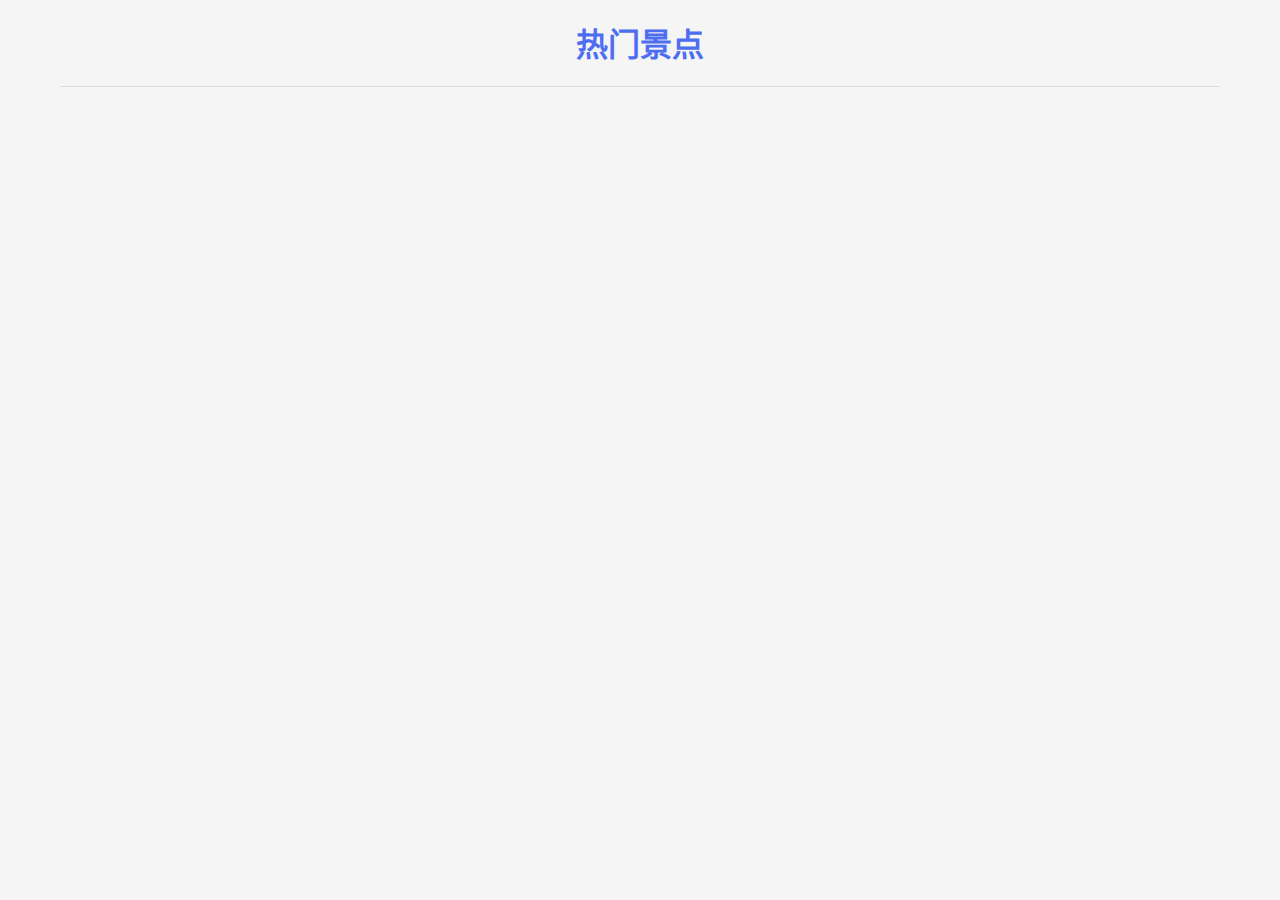
<file: attractions.html>
<!DOCTYPE html>
<html lang="zh-CN">
<head>
    <meta charset="UTF-8">
    <meta name="viewport" content="width=device-width, initial-scale=1.0">
    <title>景点列表</title>
    <link rel="stylesheet" href="attractions.css">
    <!-- 引入配置文件 -->
    <script src="config.js"></script>
</head>
<body>
    <div class="container">
        <header class="page-header">
            <h1>热门景点</h1>
        </header>
        
        <div class="attractions-list" id="attractionsList">
            <!-- 景点列表将通过JavaScript动态生成 -->
        </div>
    </div>
    
    <script src="attractions.js"></script>
</body>
</html>
</file>
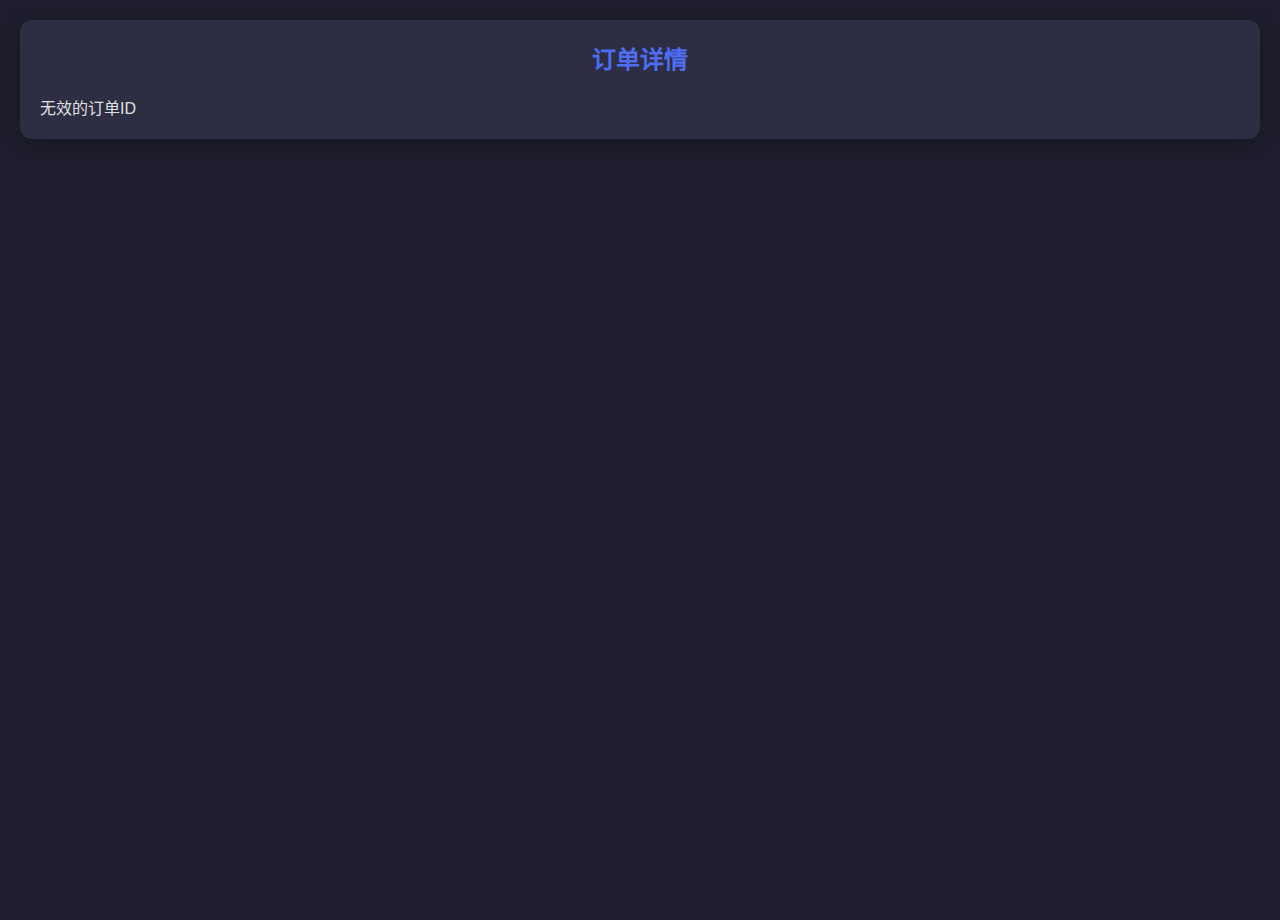
<file: order-detail.html>
<!DOCTYPE html>
<html lang="zh-CN">

<head>
    <meta charset="UTF-8">
    <meta name="viewport" content="width=device-width, initial-scale=1.0">
    <title>订单详情</title>
    <link rel="stylesheet" href="style.css">
    <script src="config.js"></script>
</head>

<body>
    <div class="order-detail-container">
        <h2>订单详情</h2>
        <div class="order-detail-content" id="orderDetailContent">
            <!-- 订单详情将通过JavaScript动态生成 -->
            <p>正在加载订单详情...</p>
        </div>
    </div>

    <script>
        // 获取URL参数
        function getUrlParameter(name) {
            name = name.replace(/[\[]/, '\\[').replace(/[\]]/, '\\]');
            var regex = new RegExp('[\\?&]' + name + '=([^&#]*)');
            var results = regex.exec(window.location.search);
            return results === null ? '' : decodeURIComponent(results[1].replace(/\+/g, ' '));
        }

        // 获取订单详情
        async function fetchOrderDetail() {
            const orderId = getUrlParameter('orderId');
            if (!orderId) {
                document.getElementById('orderDetailContent').innerHTML = '<p>无效的订单ID</p>';
                return;
            }

            try {
                const response = await fetch(`${CONFIG.API_BASE_URL}/order/detail/${orderId}`);
                if (!response.ok) {
                    throw new Error(`HTTP error! status: ${response.status}`);
                }

                const result = await response.json();
                renderOrderDetail(result.data);
            } catch (error) {
                console.error('获取订单详情失败:', error);
                document.getElementById('orderDetailContent').innerHTML = '<p>获取订单详情失败</p>';
            }
        }

        // 渲染订单详情
        function renderOrderDetail(order) {
            const content = document.getElementById('orderDetailContent');
            
            if (!order) {
                content.innerHTML = '<p>未找到订单详情</p>';
                return;
            }

            // 直接使用API返回的产品信息（API已提供完整信息）
            const purchasedProducts = order.purchasedProductVOs || [];
            
            content.innerHTML = `
                <div class="order-info">
                    <h3>订单信息</h3>
                    <div class="info-item">
                        <span class="label">订单号:</span>
                        <span class="value">${order.id || ''}</span>
                    </div>
                    <div class="info-item">
                        <span class="label">订单状态:</span>
                        <span class="value">${order.status || ''}</span>
                    </div>
                    <div class="info-item">
                        <span class="label">游玩日期:</span>
                        <span class="value">${order.visitDate || ''}</span>
                    </div>
                    <div class="info-item">
                        <span class="label">总金额:</span>
                        <span class="value">¥${order.totalPrice || 0}</span>
                    </div>
                </div>
                
                <div class="product-info">
                    <h3>商品信息</h3>
                    <div class="product-list">
                        ${purchasedProducts.map(product => `
                            <div class="product-item">
                                <div class="product-name">${product.productName || '未知产品'}</div>
                                <div class="product-price">¥${product.price || 0}</div>
                                <div class="product-quantity">数量: ${product.quantity || 0}</div>
                            </div>
                        `).join('')}
                    </div>
                </div>
            `;
        }

        
        // 页面加载完成后获取订单详情
        document.addEventListener('DOMContentLoaded', () => {
            fetchOrderDetail();
        });
    </script>

    <style>
        .order-detail-container {
            padding: 20px;
            background-color: #2d2d44;
            border-radius: 12px;
            box-shadow: 0 4px 20px rgba(0, 0, 0, 0.3);
            margin: 20px;
        }

        .order-detail-container h2 {
            color: #4e6ef2;
            margin-bottom: 20px;
            text-align: center;
        }

        .order-info,
        .product-info {
            background-color: #252536;
            border-radius: 8px;
            padding: 20px;
            margin-bottom: 20px;
        }

        .order-info h3,
        .product-info h3 {
            color: #4e6ef2;
            margin-bottom: 15px;
            border-bottom: 1px solid #3a3a5a;
            padding-bottom: 10px;
        }

        .info-item {
            display: flex;
            justify-content: space-between;
            padding: 10px 0;
            border-bottom: 1px solid #3a3a5a;
        }

        .info-item:last-child {
            border-bottom: none;
        }

        .label {
            color: #a0a0c0;
            font-weight: bold;
        }

        .value {
            color: #e0e0e0;
        }

        .product-list {
            display: flex;
            flex-direction: column;
            gap: 15px;
        }

        .product-item {
            display: flex;
            justify-content: space-between;
            align-items: center;
            padding: 10px;
            background-color: #3a3a5a;
            border-radius: 6px;
        }

        .product-name {
            flex: 2;
            color: #e0e0e0;
        }

        .product-price {
            flex: 1;
            color: #4e6ef2;
            font-weight: bold;
            text-align: center;
        }

        .product-quantity {
            flex: 1;
            color: #a0a0c0;
            text-align: right;
        }
    </style>
</body>

</html>
</file>
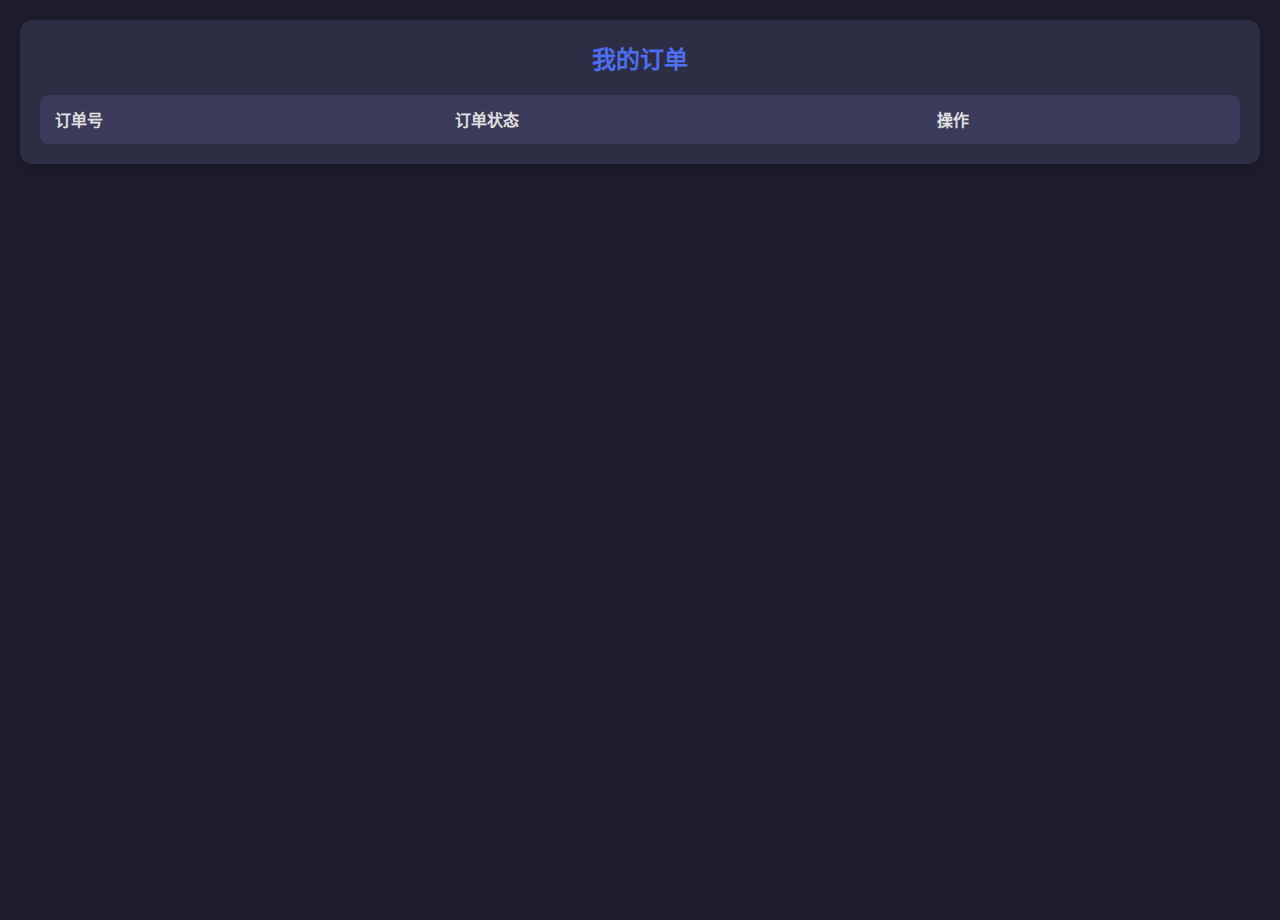
<file: order-list.html>
<!DOCTYPE html>
<html lang="zh-CN">

<head>
    <meta charset="UTF-8">
    <meta name="viewport" content="width=device-width, initial-scale=1.0">
    <title>订单列表</title>
    <link rel="stylesheet" href="style.css">
    <script src="config.js"></script>
</head>

<body>
    <div class="order-list-container">
        <h2>我的订单</h2>
        <div class="order-list-content">
            <table class="order-table">
                <thead>
                    <tr>
                        <th>订单号</th>
                        <th>订单状态</th>
                        <th>操作</th>
                    </tr>
                </thead>
                <tbody id="orderTableBody">
                    <!-- 订单数据将通过JavaScript动态生成 -->
                </tbody>
            </table>
        </div>
    </div>

    <script>
        // 获取URL参数
        function getUrlParameter(name) {
            name = name.replace(/[\[]/, '\\[').replace(/[\]]/, '\\]');
            var regex = new RegExp('[\\?&]' + name + '=([^&#]*)');
            var results = regex.exec(window.location.search);
            return results === null ? '' : decodeURIComponent(results[1].replace(/\+/g, ' '));
        }

        // 获取订单列表
        async function fetchOrderList() {
            const userId = getUrlParameter('userId');
            if (!userId) {
                console.error('未提供用户ID');
                return;
            }

            try {
                const response = await fetch(`${CONFIG.API_BASE_URL}/order/list?userId=${userId}`);
                if (!response.ok) {
                    throw new Error(`HTTP error! status: ${response.status}`);
                }

                const result = await response.json();
                renderOrderList(result.data);
            } catch (error) {
                console.error('获取订单列表失败:', error);
                document.getElementById('orderTableBody').innerHTML = '<tr><td colspan="3">获取订单列表失败</td></tr>';
            }
        }

        // 渲染订单列表
        function renderOrderList(orders) {
            const tableBody = document.getElementById('orderTableBody');
            tableBody.innerHTML = '';

            if (!orders || orders.length === 0) {
                tableBody.innerHTML = '<tr><td colspan="3">暂无订单</td></tr>';
                return;
            }

            orders.forEach(order => {
                const row = document.createElement('tr');
                row.innerHTML = `
                    <td>${order.id || ''}</td>
                    <td>${order.status || ''}</td>
                    <td><a href="order-detail.html?orderId=${order.id}" target="_self">查看详情</a></td>
                `;
                tableBody.appendChild(row);
            });
        }

        // 页面加载完成后获取订单列表
        document.addEventListener('DOMContentLoaded', () => {
            fetchOrderList();
        });
    </script>

    <style>
        .order-list-container {
            padding: 20px;
            background-color: #2d2d44;
            border-radius: 12px;
            box-shadow: 0 4px 20px rgba(0, 0, 0, 0.3);
            margin: 20px;
        }

        .order-list-container h2 {
            color: #4e6ef2;
            margin-bottom: 20px;
            text-align: center;
        }

        .order-table {
            width: 100%;
            border-collapse: collapse;
            background-color: #252536;
            border-radius: 8px;
            overflow: hidden;
        }

        .order-table th,
        .order-table td {
            padding: 12px 15px;
            text-align: left;
            border-bottom: 1px solid #3a3a5a;
        }

        .order-table th {
            background-color: #3a3a5a;
            color: #e0e0e0;
            font-weight: bold;
        }

        .order-table tr:last-child td {
            border-bottom: none;
        }

        .order-table tr:hover {
            background-color: #3a3a5a;
        }

        .order-table a {
            color: #4e6ef2;
            text-decoration: none;
        }

        .order-table a:hover {
            text-decoration: underline;
        }
    </style>
</body>

</html>
</file>
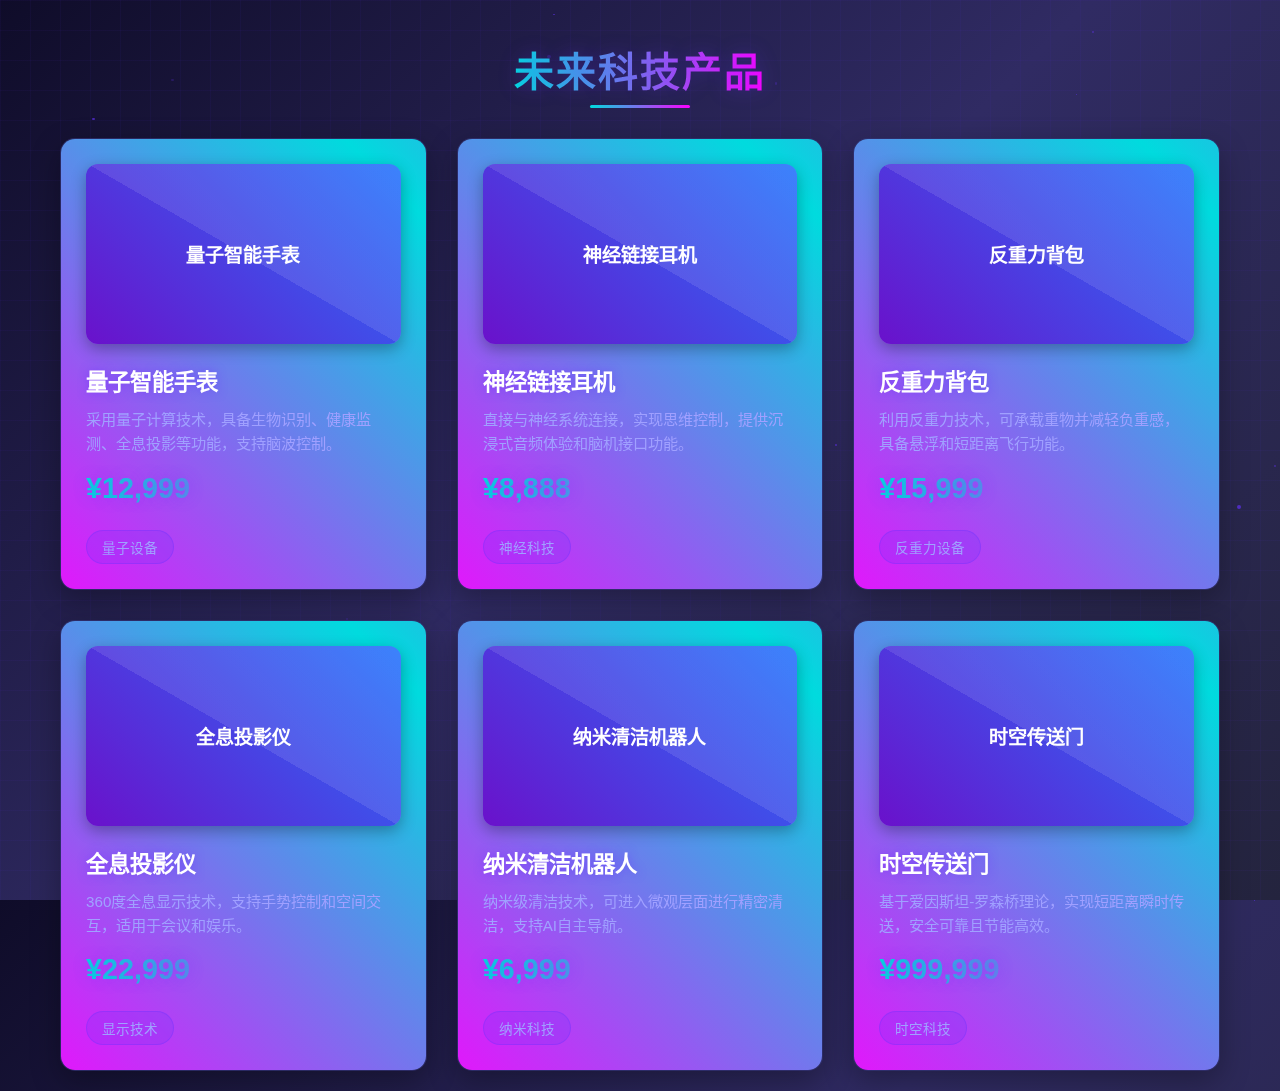
<file: products.html>
<!DOCTYPE html>
<html lang="zh-CN">
<head>
    <meta charset="UTF-8">
    <meta name="viewport" content="width=device-width, initial-scale=1.0">
    <title>产品列表</title>
    <link rel="stylesheet" href="style.css">
    <style>
        body {
            background: linear-gradient(135deg, #0f0c29, #302b63, #24243e);
            margin: 0;
            padding: 20px;
            font-family: 'Segoe UI', Tahoma, Geneva, Verdana, sans-serif;
            color: #e0e0ff;
            min-height: 100vh;
        }

        .product-container {
            max-width: 1200px;
            margin: 0 auto;
            padding: 20px;
        }

        .product-header {
            text-align: center;
            margin-bottom: 40px;
            position: relative;
        }

        .product-header h2 {
            font-size: 2.5rem;
            margin: 0;
            background: linear-gradient(90deg, #00dbde, #fc00ff);
            -webkit-background-clip: text;
            -webkit-text-fill-color: transparent;
            text-shadow: 0 0 20px rgba(102, 51, 255, 0.3);
            letter-spacing: 2px;
            position: relative;
            display: inline-block;
        }

        .product-header h2::after {
            content: '';
            position: absolute;
            bottom: -10px;
            left: 50%;
            transform: translateX(-50%);
            width: 100px;
            height: 3px;
            background: linear-gradient(90deg, #00dbde, #fc00ff);
            border-radius: 3px;
        }

        .product-list {
            display: grid;
            grid-template-columns: repeat(auto-fill, minmax(300px, 1fr));
            gap: 30px;
        }

        .product-item {
            background: rgba(30, 30, 60, 0.7);
            border-radius: 15px;
            padding: 25px;
            transition: all 0.4s ease;
            position: relative;
            overflow: hidden;
            backdrop-filter: blur(10px);
            border: 1px solid rgba(100, 100, 255, 0.2);
            box-shadow: 0 10px 30px rgba(0, 0, 0, 0.3);
        }

        .product-item::before {
            content: '';
            position: absolute;
            top: -2px;
            left: -2px;
            right: -2px;
            bottom: -2px;
            background: linear-gradient(45deg, #00dbde, #fc00ff, #00dbde, #fc00ff);
            z-index: -1;
            border-radius: 17px;
            animation: borderAnimation 3s linear infinite;
            background-size: 300% 300%;
        }

        @keyframes borderAnimation {
            0% {
                background-position: 0 50%;
            }

            50% {
                background-position: 100% 50%;
            }

            100% {
                background-position: 0 50%;
            }
        }

        .product-item:hover {
            transform: translateY(-10px) scale(1.02);
            box-shadow: 0 15px 35px rgba(102, 51, 255, 0.4);
        }

        .product-image {
            width: 100%;
            height: 180px;
            background: linear-gradient(45deg, #6a11cb, #2575fc);
            border-radius: 12px;
            margin-bottom: 20px;
            display: flex;
            align-items: center;
            justify-content: center;
            color: white;
            font-weight: bold;
            font-size: 1.2rem;
            position: relative;
            overflow: hidden;
            box-shadow: 0 5px 15px rgba(0, 0, 0, 0.3);
        }

        .product-image::before {
            content: '';
            position: absolute;
            top: -50%;
            left: -50%;
            width: 200%;
            height: 200%;
            background: linear-gradient(rgba(255, 255, 255, 0.1) 50%, transparent 50%);
            transform: rotate(30deg);
            animation: shine 3s infinite;
        }

        @keyframes shine {
            0% {
                transform: rotate(30deg) translateX(-100%);
            }

            100% {
                transform: rotate(30deg) translateX(100%);
            }
        }

        .product-name {
            font-size: 1.4rem;
            font-weight: 600;
            margin-bottom: 12px;
            color: #ffffff;
            text-shadow: 0 0 10px rgba(102, 51, 255, 0.5);
        }

        .product-description {
            font-size: 0.95rem;
            color: #a0a0ff;
            margin-bottom: 15px;
            line-height: 1.6;
        }

        .product-price {
            font-size: 1.8rem;
            font-weight: 700;
            margin-bottom: 15px;
            background: linear-gradient(90deg, #00dbde, #fc00ff);
            -webkit-background-clip: text;
            -webkit-text-fill-color: transparent;
            text-shadow: 0 0 15px rgba(102, 51, 255, 0.3);
        }

        .product-category {
            display: inline-block;
            background: rgba(102, 51, 255, 0.2);
            color: #a0a0ff;
            padding: 6px 15px;
            border-radius: 20px;
            font-size: 0.85rem;
            margin-top: 10px;
            border: 1px solid rgba(102, 51, 255, 0.3);
        }

        .product-item:hover .product-category {
            background: rgba(102, 51, 255, 0.4);
            transform: scale(1.05);
            transition: all 0.3s ease;
        }

        /* 添加一些科技感的装饰元素 */
        .tech-grid {
            position: fixed;
            top: 0;
            left: 0;
            width: 100%;
            height: 100%;
            background-image:
                linear-gradient(rgba(102, 51, 255, 0.05) 1px, transparent 1px),
                linear-gradient(90deg, rgba(102, 51, 255, 0.05) 1px, transparent 1px);
            background-size: 30px 30px;
            z-index: -1;
            pointer-events: none;
        }

        .tech-particles {
            position: fixed;
            top: 0;
            left: 0;
            width: 100%;
            height: 100%;
            z-index: -2;
            pointer-events: none;
        }

        .particle {
            position: absolute;
            width: 3px;
            height: 3px;
            background: rgba(102, 51, 255, 0.7);
            border-radius: 50%;
            animation: float 15s infinite linear;
        }

        @keyframes float {
            0% {
                transform: translateY(0) translateX(0);
                opacity: 0;
            }

            10% {
                opacity: 1;
            }

            90% {
                opacity: 1;
            }

            100% {
                transform: translateY(-100vh) translateX(100px);
                opacity: 0;
            }
        }
    </style>
</head>

<body>
    <div class="tech-grid"></div>
    <div class="tech-particles" id="particles"></div>

    <div class="product-container">
        <div class="product-header">
            <h2>未来科技产品</h2>
        </div>

        <div class="product-list">
            <div class="product-item">
                <div class="product-image">量子智能手表</div>
                <div class="product-name">量子智能手表</div>
                <div class="product-description">采用量子计算技术，具备生物识别、健康监测、全息投影等功能，支持脑波控制。</div>
                <div class="product-price">¥12,999</div>
                <div class="product-category">量子设备</div>
            </div>

            <div class="product-item">
                <div class="product-image">神经链接耳机</div>
                <div class="product-name">神经链接耳机</div>
                <div class="product-description">直接与神经系统连接，实现思维控制，提供沉浸式音频体验和脑机接口功能。</div>
                <div class="product-price">¥8,888</div>
                <div class="product-category">神经科技</div>
            </div>

            <div class="product-item">
                <div class="product-image">反重力背包</div>
                <div class="product-name">反重力背包</div>
                <div class="product-description">利用反重力技术，可承载重物并减轻负重感，具备悬浮和短距离飞行功能。</div>
                <div class="product-price">¥15,999</div>
                <div class="product-category">反重力设备</div>
            </div>

            <div class="product-item">
                <div class="product-image">全息投影仪</div>
                <div class="product-name">全息投影仪</div>
                <div class="product-description">360度全息显示技术，支持手势控制和空间交互，适用于会议和娱乐。</div>
                <div class="product-price">¥22,999</div>
                <div class="product-category">显示技术</div>
            </div>

            <div class="product-item">
                <div class="product-image">纳米清洁机器人</div>
                <div class="product-name">纳米清洁机器人</div>
                <div class="product-description">纳米级清洁技术，可进入微观层面进行精密清洁，支持AI自主导航。</div>
                <div class="product-price">¥6,999</div>
                <div class="product-category">纳米科技</div>
            </div>

            <div class="product-item">
                <div class="product-image">时空传送门</div>
                <div class="product-name">时空传送门</div>
                <div class="product-description">基于爱因斯坦-罗森桥理论，实现短距离瞬时传送，安全可靠且节能高效。</div>
                <div class="product-price">¥999,999</div>
                <div class="product-category">时空科技</div>
            </div>
        </div>
    </div>

    <script>
        // 创建科技感粒子效果
        document.addEventListener('DOMContentLoaded', function () {
            const particlesContainer = document.getElementById('particles');
            const particleCount = 50;

            for (let i = 0; i < particleCount; i++) {
                const particle = document.createElement('div');
                particle.classList.add('particle');

                // 随机位置和动画延迟
                particle.style.left = Math.random() * 100 + 'vw';
                particle.style.top = Math.random() * 100 + 'vh';
                particle.style.animationDelay = Math.random() * 15 + 's';
                particle.style.animationDuration = (Math.random() * 10 + 10) + 's';
                particle.style.width = (Math.random() * 3 + 1) + 'px';
                particle.style.height = particle.style.width;
                particle.style.opacity = Math.random() * 0.7 + 0.3;

                particlesContainer.appendChild(particle);
            }
        });
    </script>
</body>

</html>
</file>
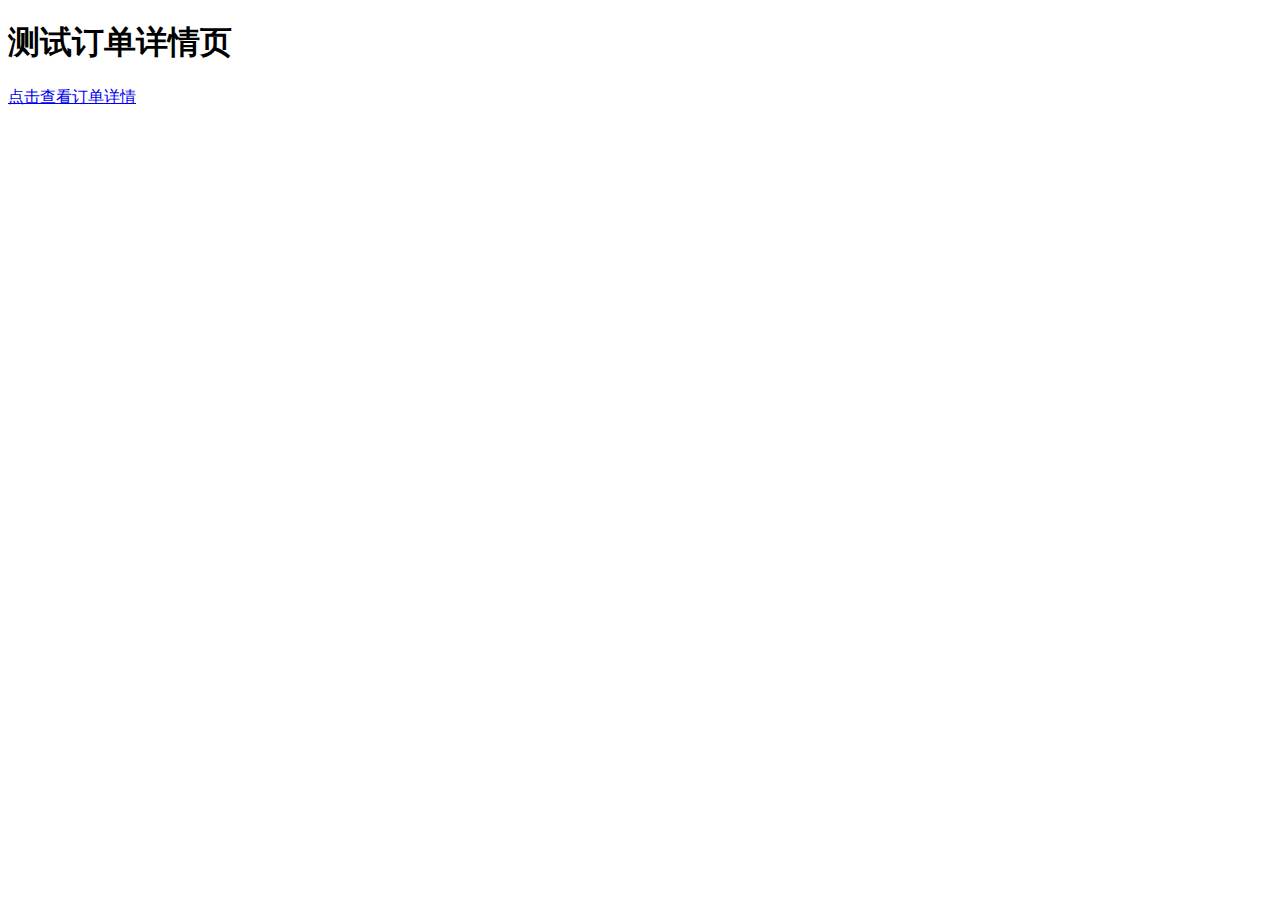
<file: test-order-detail.html>
<!DOCTYPE html>
<html>
<head>
    <meta charset="UTF-8">
    <title>测试订单详情</title>
</head>
<body>
    <h1>测试订单详情页</h1>
    <p><a href="order-detail.html?orderId=f388722e-76f8-48a6-8e7b-34f885342e88">点击查看订单详情</a></p>
</body>
</html>
</file>
<file: attractions.css>
* {
    margin: 0;
    padding: 0;
    box-sizing: border-box;
}

body {
    font-family: 'Segoe UI', Tahoma, Geneva, Verdana, sans-serif;
    background-color: #f5f5f5;
    color: #333;
    line-height: 1.6;
}

.container {
    max-width: 1200px;
    margin: 0 auto;
    padding: 20px;
}

.page-header {
    text-align: center;
    margin-bottom: 30px;
    padding-bottom: 15px;
    border-bottom: 1px solid #ddd;
}

.page-header h1 {
    font-size: 2rem;
    color: #4e6ef2;
}

.search-bar {
    display: flex;
    margin-bottom: 20px;
    gap: 10px;
}

#searchInput {
    flex: 1;
    padding: 12px 15px;
    border: 1px solid #ddd;
    border-radius: 8px;
    font-size: 1rem;
    outline: none;
    transition: border-color 0.3s;
}

#searchInput:focus {
    border-color: #4e6ef2;
}

#searchButton {
    padding: 12px 20px;
    background-color: #4e6ef2;
    color: white;
    border: none;
    border-radius: 8px;
    cursor: pointer;
    font-size: 1rem;
    transition: background-color 0.3s;
}

#searchButton:hover {
    background-color: #3a56d4;
}

.filters {
    display: flex;
    flex-wrap: wrap;
    gap: 10px;
    margin-bottom: 30px;
}

.filter-btn {
    padding: 8px 16px;
    background-color: white;
    border: 1px solid #ddd;
    border-radius: 20px;
    cursor: pointer;
    transition: all 0.3s;
}

.filter-btn:hover {
    background-color: #f0f0f0;
}

.filter-btn.active {
    background-color: #4e6ef2;
    color: white;
    border-color: #4e6ef2;
}

.attractions-grid {
    display: grid;
    grid-template-columns: repeat(auto-fill, minmax(280px, 1fr));
    gap: 25px;
}

.attraction-card {
    background-color: white;
    border-radius: 12px;
    overflow: hidden;
    box-shadow: 0 4px 12px rgba(0, 0, 0, 0.1);
    transition: transform 0.3s, box-shadow 0.3s;
}

.attraction-card:hover {
    transform: translateY(-5px);
    box-shadow: 0 6px 16px rgba(0, 0, 0, 0.15);
}

.attraction-image {
    width: 100%;
    height: 200px;
    object-fit: cover;
}

.attraction-info {
    padding: 20px;
}

.attraction-name {
    font-size: 1.3rem;
    font-weight: bold;
    margin-bottom: 10px;
    color: #333;
}

.attraction-tags {
    display: flex;
    flex-wrap: wrap;
    gap: 8px;
    margin-bottom: 15px;
}

.tag {
    background-color: #eef2ff;
    color: #4e6ef2;
    padding: 4px 10px;
    border-radius: 15px;
    font-size: 0.85rem;
    font-weight: 500;
}

.attraction-description {
    color: #666;
    font-size: 0.95rem;
    line-height: 1.5;
}

/* 响应式设计 */
@media (max-width: 768px) {
    .container {
        padding: 15px;
    }
    
    .page-header h1 {
        font-size: 1.7rem;
    }
    
    .search-bar {
        flex-direction: column;
    }
    
    .filters {
        justify-content: center;
    }
    
    .attractions-grid {
        grid-template-columns: repeat(auto-fill, minmax(250px, 1fr));
        gap: 20px;
    }
}

@media (max-width: 480px) {
    .page-header h1 {
        font-size: 1.5rem;
    }
    
    .attractions-grid {
        grid-template-columns: 1fr;
    }
    
    .filters {
        gap: 5px;
    }
    
    .filter-btn {
        padding: 6px 12px;
        font-size: 0.9rem;
    }
}
</file>
<file: style.css>
* {
    margin: 0;
    padding: 0;
    box-sizing: border-box;
}

body {
    font-family: 'Segoe UI', Tahoma, Geneva, Verdana, sans-serif;
    background-color: #1e1e2e;
    color: #e0e0e0;
    height: 100vh;
    overflow: hidden;
}

.main-container {
    display: flex;
    height: 100vh;
    width: 100%;
    padding: 20px;
    gap: 20px;
}

/* 左侧用户信息栏 */
.left-panel {
    width: 25%;
    background-color: #252536;
    border-radius: 12px;
    padding: 20px;
    overflow-y: auto;
    box-shadow: 0 4px 20px rgba(0, 0, 0, 0.3);
    display: flex;
    flex-direction: column;
}

.user-profile {
    background-color: #2d2d44;
    border-radius: 10px;
    margin: 0 0 20px 0;
    box-shadow: 0 2px 10px rgba(0, 0, 0, 0.2);
    padding: 15px 0;
    text-align: center;
}

.switch-user-container {
    text-align: right;
    padding: 0 20px 10px 20px;
    border-bottom: 1px solid #3a3a5a;
    margin-bottom: 15px;
}

.switch-user-btn {
    background-color: #3a3a5a;
    color: #e0e0e0;
    border: none;
    border-radius: 12px;
    padding: 4px 12px;
    font-size: 0.75rem;
    cursor: pointer;
    transition: background-color 0.3s;
}

.switch-user-btn:hover {
    background-color: #4a4a6a;
}

/* 模态框样式 */
.modal {
    display: none;
    position: fixed;
    z-index: 1000;
    left: 0;
    top: 0;
    width: 100%;
    height: 100%;
    background-color: rgba(0, 0, 0, 0.5);
}

.modal-content {
    background-color: #2d2d44;
    margin: 10% auto;
    padding: 0;
    border-radius: 10px;
    width: 80%;
    max-width: 500px;
    box-shadow: 0 4px 20px rgba(0, 0, 0, 0.3);
}

.modal-header {
    padding: 20px;
    border-bottom: 1px solid #3a3a5a;
    display: flex;
    justify-content: space-between;
    align-items: center;
}

.modal-header h3 {
    margin: 0;
    color: #e0e0e0;
}

.close {
    color: #aaa;
    font-size: 28px;
    font-weight: bold;
    cursor: pointer;
}

.close:hover {
    color: #fff;
}

.modal-body {
    padding: 20px;
}

.modal-footer {
    padding: 15px 20px;
    border-top: 1px solid #3a3a5a;
    display: flex;
    justify-content: flex-end;
    gap: 10px;
}

.btn-primary,
.btn-secondary {
    padding: 8px 16px;
    border: none;
    border-radius: 5px;
    cursor: pointer;
    font-size: 0.9rem;
}

.btn-primary {
    background-color: #4e6ef2;
    color: white;
}

.btn-primary:hover {
    background-color: #3a56d4;
}

.btn-secondary {
    background-color: #555;
    color: white;
}

/* 助手列表样式 */
.assistant-list {
    display: flex;
    flex-direction: column;
    gap: 10px;
}

.assistant-item {
    display: flex;
    align-items: center;
    padding: 12px;
    background-color: #3a3a5a;
    border-radius: 8px;
    cursor: pointer;
    transition: background-color 0.3s;
}

.assistant-item:hover {
    background-color: #4a4a6a;
}

.assistant-item-avatar {
    width: 40px;
    height: 40px;
    border-radius: 50%;
    margin-right: 15px;
    object-fit: cover;
}

.assistant-item-info {
    flex: 1;
}

.assistant-item-name {
    font-weight: bold;
    color: #e0e0e0;
    margin-bottom: 4px;
}

.assistant-item-description {
    font-size: 0.85rem;
    color: #a0a0c0;
}

.btn-secondary:hover {
    background-color: #666;
}

.user-list {
    display: flex;
    flex-direction: column;
    gap: 10px;
}

.user-item {
    display: flex;
    align-items: center;
    padding: 12px;
    background-color: #3a3a5a;
    border-radius: 8px;
    cursor: pointer;
    transition: background-color 0.3s;
}

.user-item:hover {
    background-color: #4a4a6a;
}

.user-item-avatar {
    width: 40px;
    height: 40px;
    border-radius: 50%;
    margin-right: 15px;
    object-fit: cover;
}

.user-item-info {
    flex: 1;
}

.user-item-name {
    font-weight: bold;
    color: #e0e0e0;
    margin-bottom: 4px;
}

.user-item-nickname {
    font-size: 0.85rem;
    color: #a0a0c0;
}

.user-info {
    display: flex;
    flex-direction: column;
    align-items: center;
    gap: 15px;
    padding: 15px 20px;
    width: 100%;
}

.user-avatar img {
    width: 60px;
    height: 60px;
    border-radius: 50%;
    object-fit: cover;
    border: 2px solid #4e6ef2;
    box-shadow: 0 2px 8px rgba(0, 0, 0, 0.3);
}

.user-details {
    display: flex;
    flex-direction: column;
    align-items: center;
    justify-content: center;
    min-width: 0;
    /* 允许内容收缩 */
}

.user-name {
    font-size: 1.1rem;
    font-weight: bold;
    margin-bottom: 6px;
    color: #e0e0e0;
    text-align: center;
}

.user-sex {
    font-size: 0.85rem;
    margin-bottom: 6px;
    color: #a0a0c0;
    font-style: italic;
    text-align: center;
}

.user-tags {
    display: flex;
    gap: 6px;
    flex-wrap: wrap;
    justify-content: center;
}

.tag {
    background-color: #4e6ef2;
    color: white;
    padding: 4px 10px;
    border-radius: 15px;
    font-size: 0.7rem;
    font-weight: 500;
    box-shadow: 0 1px 3px rgba(0, 0, 0, 0.2);
}

.user-info-section,
.quick-navigation {
    margin: 20px 0;
    padding: 15px 20px;
    background-color: #2d2d44;
    border-radius: 10px;
    box-shadow: 0 2px 10px rgba(0, 0, 0, 0.2);
}

.user-info-section h3,
.quick-navigation h3 {
    margin-bottom: 15px;
    color: #4e6ef2;
    font-size: 1.1rem;
}

.info-item {
    display: flex;
    justify-content: space-between;
    padding: 8px 0;
    border-bottom: 1px solid #3a3a5a;
}

.info-item:last-child {
    border-bottom: none;
}

.info-label {
    color: #a0a0c0;
}

.info-value {
    color: #4e6ef2;
    font-weight: bold;
}

.links-list {
    list-style: none;
    padding: 0;
}

.links-list li {
    padding: 8px 0;
}

.links-list a {
    color: #a0a0c0;
    text-decoration: none;
    transition: color 0.3s;
    display: block;
    padding: 8px 12px;
    border-radius: 6px;
}

.links-list a:hover {
    color: #4e6ef2;
    background-color: #3a3a5a;
}

/* 中间聊天窗口 */
.center-panel {
    width: 50%;
    display: flex;
    flex-direction: column;
}

.chat-container {
    display: flex;
    flex-direction: column;
    height: 100%;
    background-color: #2d2d44;
    border-radius: 12px;
    box-shadow: 0 6px 25px rgba(0, 0, 0, 0.4);
    overflow: hidden;
}

/* 当前助手信息显示区域 */
.assistant-info-bar {
    display: flex;
    align-items: center;
    padding: 15px 25px;
    background-color: #3a3a5a;
    border-bottom: 1px solid #4a4a6a;
}

.assistant-avatar img {
    width: 40px;
    height: 40px;
    border-radius: 50%;
    object-fit: cover;
    border: 2px solid #4e6ef2;
    box-shadow: 0 2px 8px rgba(0, 0, 0, 0.3);
}

.assistant-details {
    flex: 1;
    margin-left: 15px;
}

.assistant-name {
    font-size: 1.1rem;
    font-weight: bold;
    color: #e0e0e0;
}

.assistant-description {
    font-size: 0.85rem;
    color: #a0a0c0;
    margin-top: 4px;
}

.switch-assistant-container {
    margin-left: 15px;
}

.switch-assistant-btn {
    background-color: #4e6ef2;
    color: white;
    border: none;
    border-radius: 16px;
    padding: 6px 16px;
    font-size: 0.9rem;
    cursor: pointer;
    transition: background-color 0.3s;
}

.switch-assistant-btn:hover {
    background-color: #3a56d4;
}


.chat-messages {
    flex: 1;
    padding: 20px;
    overflow-y: auto;
    display: flex;
    flex-direction: column;
    gap: 18px;
}

/* 消息容器样式 */
.message-container {
    display: flex;
    align-items: flex-start;
    gap: 12px;
    max-width: 100%;
}

.user-message-container {
    align-self: flex-end;
    flex-direction: row-reverse;
    display: flex;
    align-items: flex-start;
    gap: 12px;
    max-width: 100%;
}

.assistant-message-container {
    align-self: flex-start;
    display: flex;
    align-items: flex-start;
    gap: 12px;
    max-width: 100%;
}

/* 消息头像样式 */
.message-avatar {
    width: 30px;
    height: 30px;
    border-radius: 50%;
    object-fit: cover;
    flex-shrink: 0;
    box-shadow: 0 1px 3px rgba(0, 0, 0, 0.2);
    border: 2px solid #4e6ef2;
}

.message {
    max-width: 70%;
    padding: 12px 16px;
    border-radius: 18px;
    word-wrap: break-word;
    animation: fadeIn 0.3s ease-in;
    line-height: 1.5;
    white-space: normal;
    box-shadow: 0 2px 6px rgba(0, 0, 0, 0.15);
    font-size: 14px;
}

/* 语音消息样式 */
.message audio {
    width: 180px;
    height: 36px;
    max-width: 100%;
    outline: none;
    border-radius: 10px;
    background-color: rgba(255, 255, 255, 0.1);
}

.message audio::-webkit-media-controls-panel {
    background-color: transparent;
    border-radius: 10px;
}

.message audio::-webkit-media-controls-play-button,
.message audio::-webkit-media-controls-mute-button {
    color: #4e6ef2;
}

.message audio::-webkit-media-controls-timeline {
    background-color: rgba(255, 255, 255, 0.1);
    border-radius: 4px;
}

@keyframes fadeIn {
    from {
        opacity: 0;
        transform: translateY(10px);
    }

    to {
        opacity: 1;
        transform: translateY(0);
    }
}

.user-message {
    background-color: #4e6ef2;
    color: white;
    border-bottom-right-radius: 6px;
}

.system-message {
    background-color: #3a3a5a;
    color: #e0e0e0;
    border-bottom-left-radius: 6px;
}

/* Markdown样式 */
.message code {
    background-color: rgba(0, 0, 0, 0.3);
    padding: 2px 4px;
    border-radius: 4px;
    font-family: 'Courier New', monospace;
    font-size: 0.9em;
}

.message pre {
    background-color: #1e1e2e;
    border-radius: 8px;
    padding: 8px;
    overflow-x: auto;
    margin: 6px 0;
}

.message pre code {
    background-color: transparent;
    padding: 0;
    border-radius: 0;
    font-size: 0.9em;
}

.message p {
    margin: 0 0 6px 0;
}

.message blockquote {
    border-left: 4px solid #4e6ef2;
    padding-left: 16px;
    margin: 6px 0;
    color: #a0a0c0;
}

.message ul,
.message ol {
    padding-left: 20px;
    margin: 6px 0;
}

.message li {
    margin-bottom: 3px;
}

.message h1,
.message h2,
.message h3 {
    margin: 10px 0 6px 0;
    font-weight: bold;
}

.message h1 {
    font-size: 1.5em;
}

.message h2 {
    font-size: 1.3em;
}

.message h3 {
    font-size: 1.1em;
}

.message a {
    color: #6d8fff;
    text-decoration: underline;
}

.message strong {
    font-weight: bold;
}

.message em {
    font-style: italic;
}

.chat-input-container {
    display: flex;
    padding: 25px;
    border-top: 1px solid #3a3a5a;
    background-color: #2d2d44;
}

.input-buttons {
    display: flex;
    gap: 10px;
    margin-left: 12px;
}

#messageInput {
    flex: 1;
    padding: 14px 18px;
    border: 1px solid #3a3a5a;
    border-radius: 22px;
    resize: none;
    font-family: inherit;
    font-size: 1rem;
    outline: none;
    transition: border-color 0.3s;
    background-color: #3a3a5a;
    color: #e0e0e0;
    box-shadow: inset 0 1px 3px rgba(0, 0, 0, 0.2);
}

#messageInput:focus {
    border-color: #4e6ef2;
    box-shadow: inset 0 1px 3px rgba(0, 0, 0, 0.2), 0 0 0 2px rgba(78, 110, 242, 0.2);
}

#sendButton {
    padding: 14px 28px;
    background-color: #4e6ef2;
    color: white;
    border: none;
    border-radius: 22px;
    cursor: pointer;
    font-size: 1rem;
    font-weight: 500;
    transition: all 0.3s;
    box-shadow: 0 2px 5px rgba(0, 0, 0, 0.2);
}

.voice-button {
    padding: 14px 20px;
    background-color: #3a3a5a;
    color: #e0e0e0;
    border: none;
    border-radius: 22px;
    cursor: pointer;
    font-size: 1rem;
    transition: all 0.3s;
    box-shadow: 0 2px 5px rgba(0, 0, 0, 0.2);
}

.voice-button:hover {
    background-color: #4a4a6a;
}

.voice-button.recording {
    background-color: #ff4d4d;
    color: white;
    animation: pulse 1.5s infinite;
}

@keyframes pulse {
    0% {
        transform: scale(1);
    }

    50% {
        transform: scale(1.05);
    }

    100% {
        transform: scale(1);
    }
}

#sendButton:hover {
    background-color: #3a56d4;
    transform: translateY(-1px);
    box-shadow: 0 4px 8px rgba(0, 0, 0, 0.3);
}

#sendButton:disabled {
    background-color: #555;
    cursor: not-allowed;
}

.typing-indicator {
    background-color: #3a3a5a;
    color: #a0a0c0;
    padding: 12px 16px;
    border-radius: 18px;
    border-bottom-left-radius: 5px;
    font-style: italic;
}

/* 右侧浏览器 */
.right-panel {
    width: 25%;
    display: flex;
    flex-direction: column;
    background-color: #252536;
    border-radius: 12px;
    overflow: hidden;
    box-shadow: 0 4px 20px rgba(0, 0, 0, 0.3);
}

.browser-header {
    padding: 20px;
    border-bottom: 1px solid #3a3a5a;
    background-color: #2d2d44;
}

.browser-header h3 {
    color: #4e6ef2;
    margin: 0;
    font-size: 1.3rem;
}

.browser-frame {
    flex: 1;
    width: 100%;
    background-color: white;
    border: none;
}
</file>
